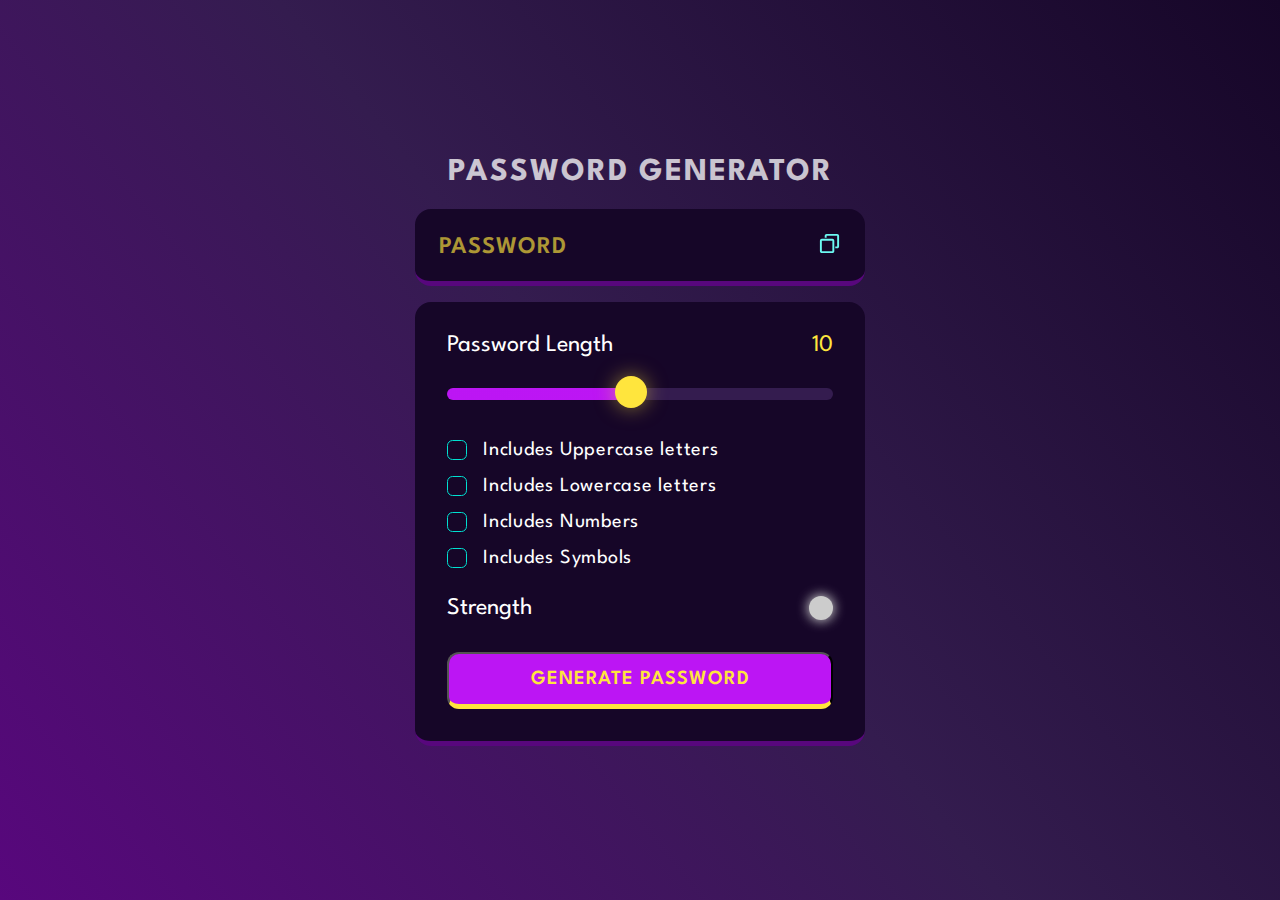
<file: Password Generator/index.html>
<!DOCTYPE html>
<html lang="en">
<head>
    <meta charset="UTF-8">
    <meta http-equiv="X-UA-Compatible" content="IE=edge">
    <meta name="viewport" content="width=device-width, initial-scale=1.0">
    <title>Document</title>
    <link rel="preconnect" href="https://fonts.googleapis.com" />
    <link rel="preconnect" href="https://fonts.gstatic.com" crossorigin />
    <link
      href="https://fonts.googleapis.com/css2?family=League+Spartan:wght@100;200;300;400;600&display=swap"
      rel="stylesheet"
    />
    <link rel="stylesheet" href="styles.css">
</head>
<body>
    
    <div class="container">

        <h1>Password Generator</h1>

        <div class="display-container">

            <input readonly placeholder="Password" class="display" data-passwordDisplay>

            <button class="copyBtn" data-copy>
                <span class="tooltip" data-copyMsg></span>
                <img src="./assets/copy.svg" alt="copy" width="23" height="23">
            </button>

        </div>


        <div class="input-container">

            <!--password length section-->
            <div class="length-container">
                <p>Password Length</p>
                <p data-lengthNumber>0</p>
            </div>
            
            <!--slider-->
            <input type="range" min="1" max="20" class="slider" step="1" data-lengthSlider>

            <!-- checkboxes-->
            <div class="check">
                <input type="checkbox" id="uppercase">
                <label for="uppercase">Includes Uppercase letters</label>
            </div>

            <div class="check">
                <input type="checkbox" id="lowercase">
                <label for="lowercase">Includes Lowercase letters</label>
            </div>

            <div class="check">
                <input type="checkbox" id="numbers">
                <label for="numbers">Includes Numbers </label>
            </div>

            <div class="check">
                <input type="checkbox" id="symbols">
                <label for="symbols">Includes Symbols </label>
            </div>

            <!-- strength section-->
            <div class="strength-container">
                <p>Strength</p>
                <div class="indicator" data-indicator></div>
            </div>

            <!-- generate password-->
            <button class="generateButton">Generate Password</button>

        </div>

    </div>
    <script src="script.js"></script>
</body>
</html>
</file>
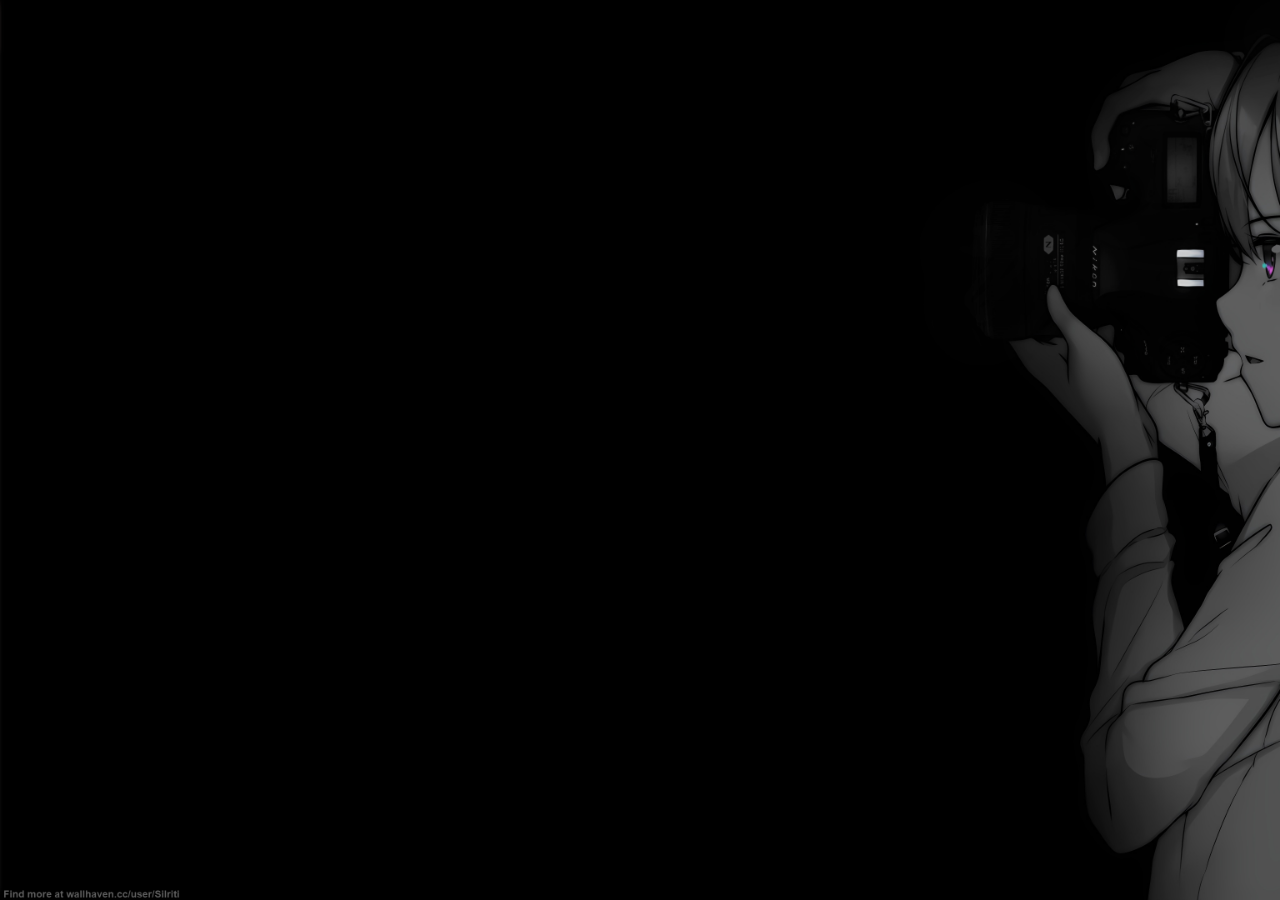
<file: sidebar/index.html>
<!DOCTYPE html>
<html lang="en">

<head>
  <meta charset="UTF-8">
  <meta name="viewport" content="width=
  , initial-scale=1.0">
  <title>Document</title>
  <link rel="stylesheet" href="https://cdnjs.cloudflare.com/ajax/libs/font-awesome/6.4.2/css/all.min.css"
    integrity="sha512-z3gLpd7yknf1YoNbCzqRKc4qyor8gaKU1qmn+CShxbuBusANI9QpRohGBreCFkKxLhei6S9CQXFEbbKuqLg0DA=="
    crossorigin="anonymous" referrerpolicy="no-referrer" />
  <link rel="stylesheet" href="stylex.css">
</head>

<body>
  <main class="mainbox">
    <input type="checkbox" id="checkbox" name="checkbox">

    <div class="dif">
      <label for="checkbox" id="bone"><i class="fa-solid fa-bars" style="color: aliceblue;"></i> </label>
    </div>

    <aside class="sidebar">

      <div class="head">
        <a href="#" class="mid">Apna College</a>
      </div>

      <label for="checkbox" style=" position: absolute; top: 2px; left: 175px;"><i class="fa-solid fa-xmark" style="color: aliceblue;"></i></label>

      <br>

      <ul>

        <li class="midcon">
          <i class="fa-solid fa-image" style="color: aliceblue;"></i>&nbsp;
          <a href="#">Gallery</a>
        </li>
        <li class="midcon">
          <i class="fa-solid fa-arrow-up-from-bracket" style="color: aliceblue;"></i>&nbsp;
          <a href="#">Shortcut</a>
        </li>
        <li class="midcon">
          <i class="fa-brands fa-squarespace" style="color: aliceblue;"></i>&nbsp;
          <a href="#">Exhibits</a>
        </li>
        <li class="midcon">
          <i class="fa-solid fa-calendar-days" style="color: aliceblue;"></i>&nbsp;
          <a href="#">Events</a>
        </li>
        <li class="midcon">
          <i class="fa-solid fa-shop" style="color: aliceblue;"></i>&nbsp;
          <a href="#">Store</a>
        </li>
        <li class="midcon">
          <i class="fa-solid fa-phone" style="color: aliceblue;"></i>&nbsp;
          <a href="#">Contact</a>
        </li>
        <li class="midcon">
          <i class="fa-solid fa-comments" style="color: aliceblue;"></i>&nbsp;
          <a href="#">Feedback</a>
        </li>
      </ul>

      <footer id="foot">
        <i class="fa-brands fa-facebook"></i>
        <i class="fa-brands fa-twitter"></i>
        <i class="fa-brands fa-instagram"></i>
        <i class="fa-solid fa-envelope"></i>
      </footer>
    </aside>
  </main>
</body>

</html>
</file>
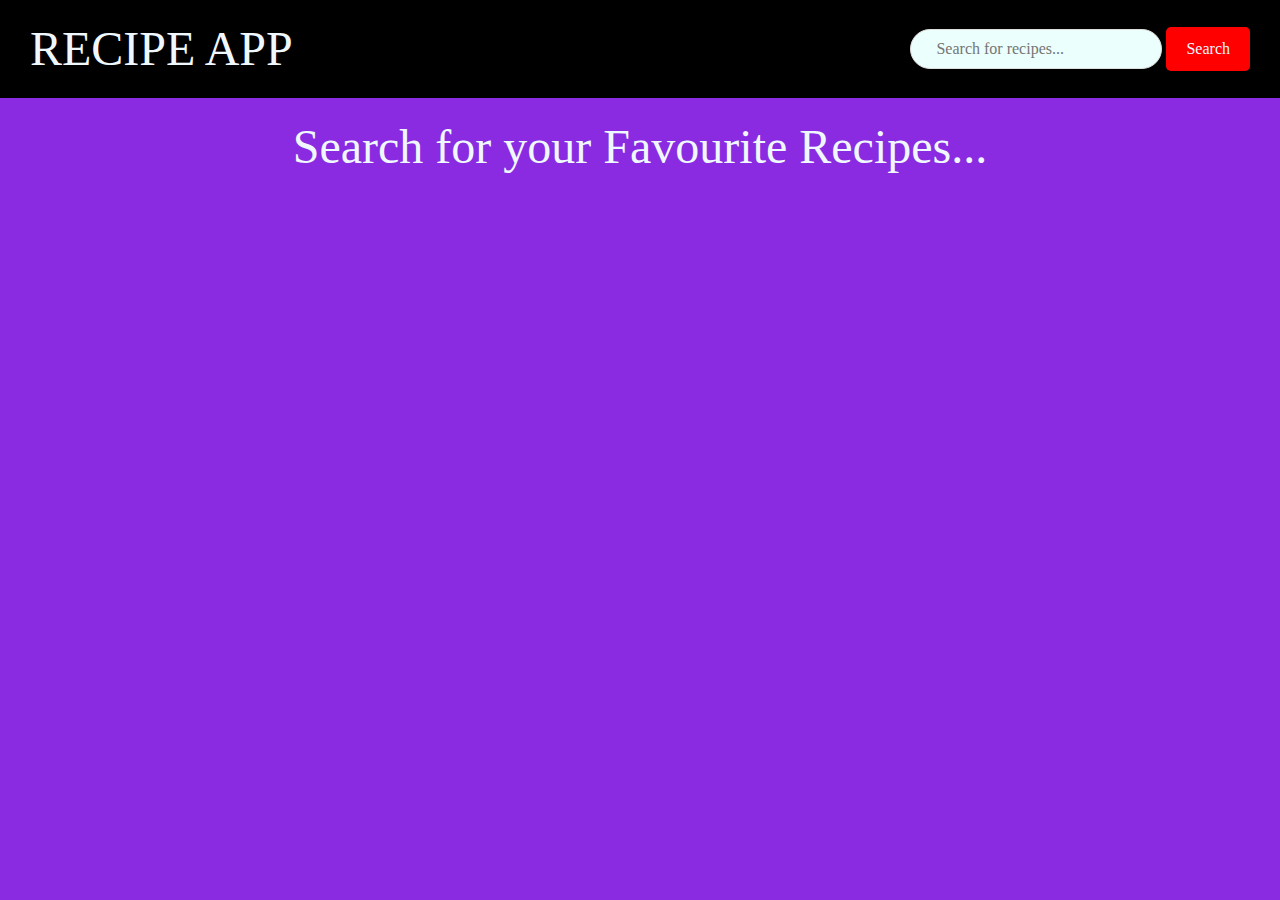
<file: recipApp/recip.html>
<!DOCTYPE html>
<html lang="en">
  <head>
    <meta charset="UTF-8" />
    <meta http-equiv="X-UA-Compatible" content="IE=edge" />
    <meta name="viewport" content="width=device-width, initial-scale=1.0" />
    <title>Recipe App</title>
    <link href="https://cdn.jsdelivr.net/npm/bootstrap@5.3.3/dist/css/bootstrap.min.css" rel="stylesheet" integrity="sha384-QWTKZyjpPEjISv5WaRU9OFeRpok6YctnYmDr5pNlyT2bRjXh0JMhjY6hW+ALEwIH" crossorigin="anonymous">
    <link rel="stylesheet" href="recip.css" />
  </head>
  <body>
    <header id="topbr">
      <h1>RECIPE APP</h1>
      <div class="search">
        <form>
          <input
            type="text"
            placeholder="Search for recipes..."
            class="searchbox"
          />
          <button type="submit" class="searchBtn" >Search</button>
        </form>
      </div>
    </header>

    <div class="recipe-container">
      <h1>Search for your Favourite Recipes...</h1>
    </div>


    <script src="recip.js"></script>
  </body>
</html>
</file>
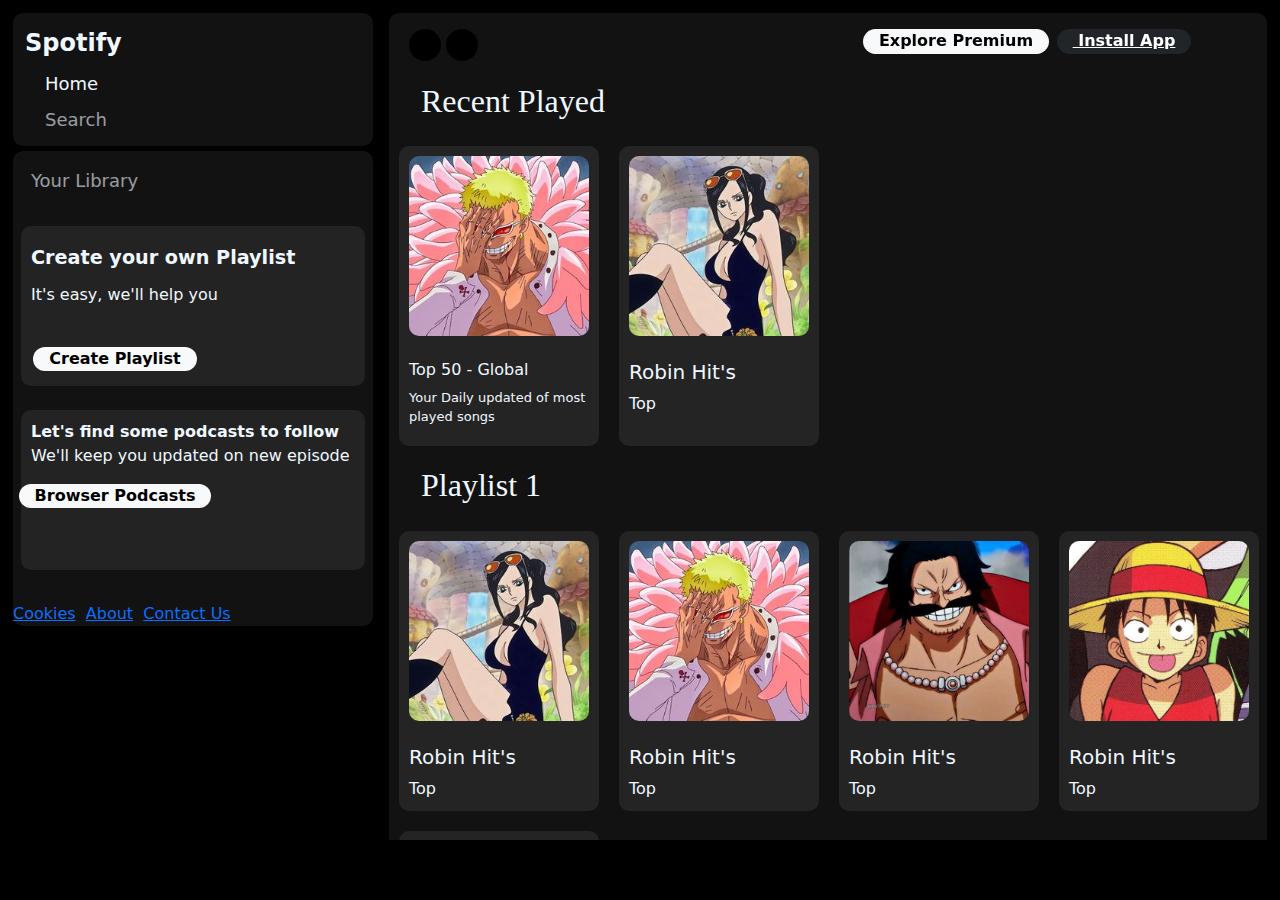
<file: Spotify/s.html>
<!DOCTYPE html>
<html lang="en">

<head>
    <meta charset="UTF-8">
    <meta name="viewport" content="width=device-width, initial-scale=1.0">
    <title>Spotify Music </title>
    <link rel="stylesheet" href="https://cdnjs.cloudflare.com/ajax/libs/font-awesome/6.4.2/css/all.min.css"
        integrity="sha512-z3gLpd7yknf1YoNbCzqRKc4qyor8gaKU1qmn+CShxbuBusANI9QpRohGBreCFkKxLhei6S9CQXFEbbKuqLg0DA=="
        crossorigin="anonymous" referrerpolicy="no-referrer" />
    <link href="https://cdn.jsdelivr.net/npm/bootstrap@5.3.2/dist/css/bootstrap.min.css" rel="stylesheet" />
    <link rel="stylesheet" href="s.css">
</head>

<body>
    <div class="mainq">
        <div class="sidebar">
            <div class="navq">
                <p class="spotify">Spotify</p>
                <div class="navop">
                    <a href="#">
                        <i class="fa-solid fa-house"></i>
                        <div class="name">Home</div>
                    </a>
                </div>

                <div class="navop">
                    <a href="#" class="q">
                        <i class="fa-solid fa-magnifying-glass"></i>
                        <div class="name s">Search</div>
                    </a>
                </div>


            </div>
            <div class="div1">
                <div class="opq">
                    <div class=" op q">
                        <i class="fa-solid fa-music"></i>
                        <p class="srch">Your Library</p>
                    </div>
                    <i class="fa-solid fa-plus"></i>
                </div>
                <br>
                <main class="min">
                    <div class="div2">
                        <div style="padding: 8px 0 10px 0;"><big style="font-size: larger; font-weight: 700;">Create
                                your own Playlist </big></div>
                        <p>It's easy, we'll help you</p><br>
                        <div class="qw"><button type="button" class="btn  btn-light badge">Create Playlist</button>
                        </div>

                    </div>
                    <br>
                    <div class="div2">
                        <b>Let's find some podcasts to follow</b>
                        <p>We'll keep you updated on new episode</p>
                        <div class="qw"><button type="button" class=" badge btn-light btn">Browser Podcasts</button>
                        </div>
                    </div>
                </main>
                <br>
                <a href="#" class="links">Cookies</a>&nbsp;
                <a href="#" class="links">About</a>&nbsp;
                <a href="#" class="links">Contact Us</a>
                <br>
            </div>
        </div>


        <div class="maincontent">
            <div class="top">
                <div class="arrow">
                    <i class="fa-solid fa-chevron-left"></i>&nbsp;
                    <i class="fa-solid fa-chevron-right"></i>
                </div>
                <div class="noption">
                    <div class="sell">
                        <div><a class="badge rounded-pill btn btn-light">Explore Premium</a></div>
                        <div><a class="badge text-bg-dark"> <i class="fa-solid fa-download"></i> &nbsp;Install App
                            </a></div>
                    </div>
                    <div class="sellicon">
                        <i class="fa-regular fa-bell con "></i>
                        <i class=" fa-solid fa-user con "></i>
                    </div>
                </div>
            </div>
            <div class="recent">
                <div class="headline">
                    <h2>Recent Played</h2>
                </div>                    
                <div class="grid1">
                    <div class="musicard">
                        <div class="card">
                            <img src="doffy.jpg" alt="#">
                            <div>&nbsp;
                                <h6 class="card-title">Top 50 - Global</h5>
                                    <p class="card-info">Your Daily updated of most played songs</p>
                            </div>
                        </div>
                    </div>
                    <div class="musicard">
                        <div class="card">
                            <img src="robin.jpg" alt="">
                            <div class=""> &nbsp;
                                <h5 class="card-title">Robin Hit's</h5>
                                <p class="card-text">Top </p>
                                <!-- <a href="#" class="btn btn-primary">Go somewhere</a> -->
                            </div>
                        </div>
                    </div>
                </div>
            </div>
            <div>
                <div class="headline">
                    <h2>Playlist 1</h2>
                </div>
                <div class="grid1">
                    <div class="musicard">
                        <div class="card">
                            <img src="robin.jpg" alt="">
                            <div class=""> &nbsp;
                                <h5 class="card-title">Robin Hit's</h5>
                                <p class="card-text">Top </p>
                                <!-- <a href="#" class="btn btn-primary">Go somewhere</a> -->
                            </div>
                        </div>
                    </div>
                    <div class="musicard">
                        <div class="card">
                            <img src="doffy.jpg" alt="">
                            <div class=""> &nbsp;
                                <h5 class="card-title">Robin Hit's</h5>
                                <p class="card-text">Top </p>
                                <!-- <a href="#" class="btn btn-primary">Go somewhere</a> -->
                            </div>
                        </div>
                    </div>
                    <div class="musicard">
                        <div class="card">
                            <img src="roger.jpg" alt="">
                            <div class=""> &nbsp;
                                <h5 class="card-title">Robin Hit's</h5>
                                <p class="card-text">Top </p>
                                <!-- <a href="#" class="btn btn-primary">Go somewhere</a> -->
                            </div>
                        </div>
                    </div>
                    <div class="musicard">
                        <div class="card">
                            <img src="luffy.jpg" alt="">
                            <div class=""> &nbsp;
                                <h5 class="card-title">Robin Hit's</h5>
                                <p class="card-text">Top </p>
                                <!-- <a href="#" class="btn btn-primary">Go somewhere</a> -->
                            </div>
                        </div>
                    </div>
                    <div class="musicard">
                        <div class="card">
                            <img src="nami.jpg" alt="">
                            <div class=""> &nbsp;
                                <h5 class="card-title">Robin Hit's</h5>
                                <p class="card-text">Top </p>
                                <!-- <a href="#" class="btn btn-primary">Go somewhere</a> -->
                            </div>
                        </div>
                    </div>
                </div>
            </div>
        </div>


        <div class="musicplayer">
            <div class="left">

            </div>
            <div class="middle">

            </div>
            <div class="right">

            </div>
        </div>
        
    </div>
</body>

</html>
</file>
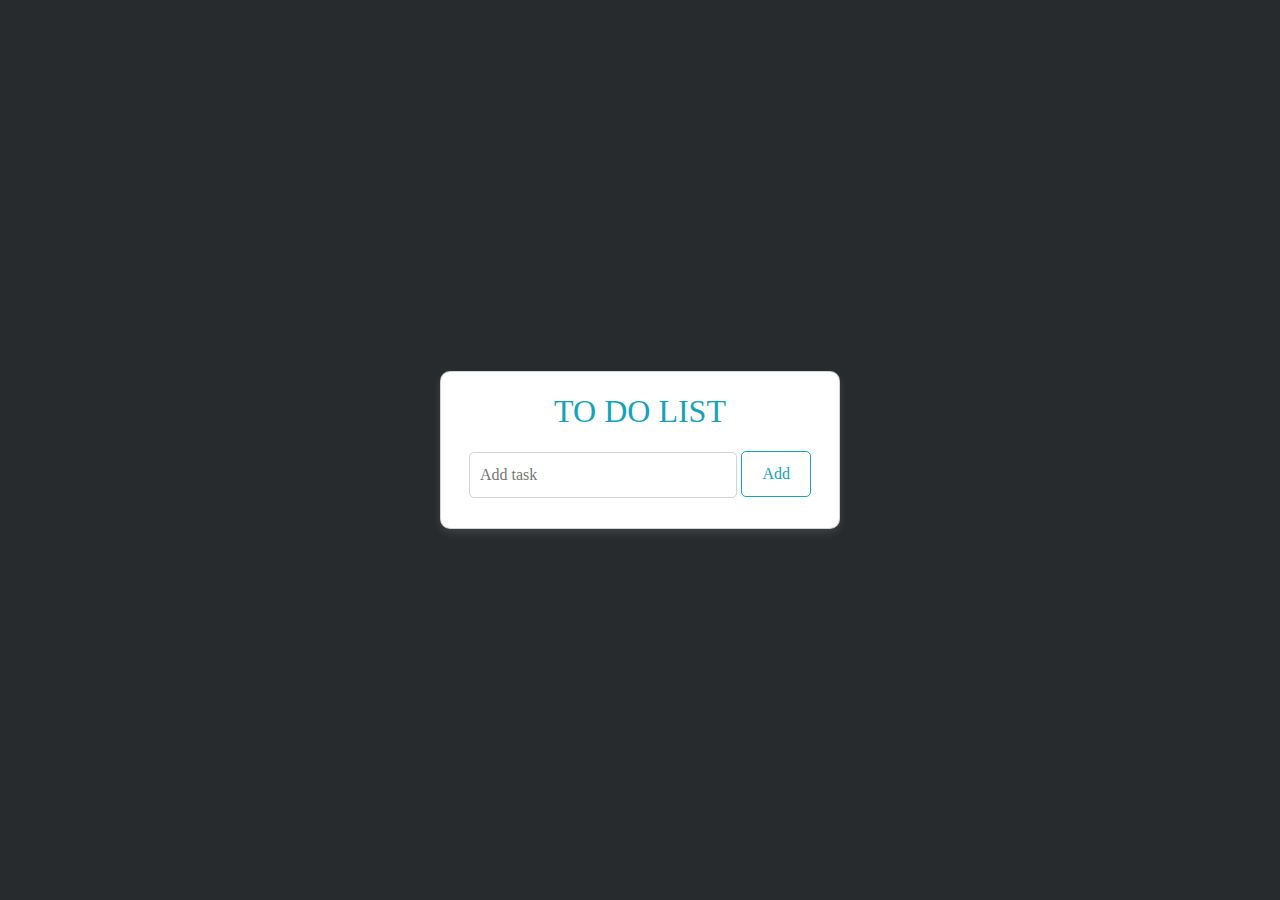
<file: todolist/todo.html>
<!DOCTYPE html>
<html lang="en">
<head>
    <meta charset="UTF-8">
    <meta http-equiv="X-UA-Compatible" content="IE=edge">
    <meta name="viewport" content="width=device-width, initial-scale=1.0">
    <title>TO DO LIST</title>
    <link href="https://cdn.jsdelivr.net/npm/bootstrap@5.3.3/dist/css/bootstrap.min.css" rel="stylesheet" integrity="sha384-QWTKZyjpPEjISv5WaRU9OFeRpok6YctnYmDr5pNlyT2bRjXh0JMhjY6hW+ALEwIH" crossorigin="anonymous">
    <link rel="stylesheet" href="todo.css">
</head>
<body>
    <div class="card">
        <h2>TO DO LIST</h2>
        <form>
            <input
              type="text"
              placeholder="Add task"
              class="searchbox"
            />
            <button type="button" class="btn btn-outline-info addbtn">Add</button>
          </form>
              <div class="task-list">

              </div>
    </div>
<script src="todo.js"></script>
</body>
</html>
</file>
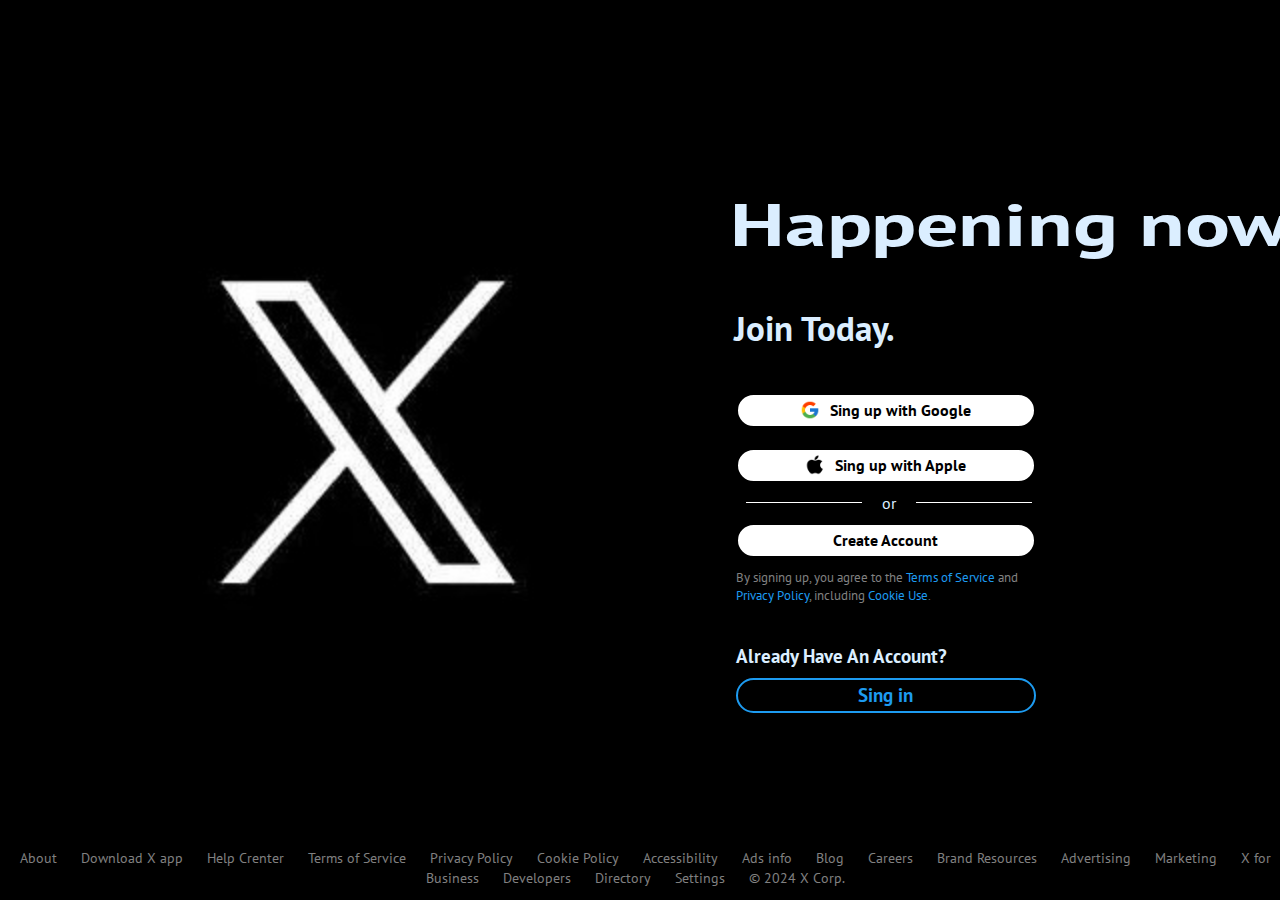
<file: x/x.html>
<!DOCTYPE html>
<html lang="en">

<head>
    <meta charset="UTF-8" />
    <meta http-equiv="X-UA-Compatible" content="IE=edge" />
    <meta name="viewport" content="width=device-width, initial-scale=1.0" />
    <link rel="shortcut icon" href="x.jpg" type="image/x-icon">
    <title>X Clone</title>
    <link rel="stylesheet" href="https://cdnjs.cloudflare.com/ajax/libs/font-awesome/6.5.2/css/all.min.css"
        integrity="sha512-SnH5WK+bZxgPHs44uWIX+LLJAJ9/2PkPKZ5QiAj6Ta86w+fsb2TkcmfRyVX3pBnMFcV7oQPJkl9QevSCWr3W6A=="
        crossorigin="anonymous" referrerpolicy="no-referrer" />

    <link rel="stylesheet" href="x.css" />

</head>

<body>
    <div class="wapper">
        <div class="hero-div1 hero-div">
            <img class='x' src="x.jpg" alt="" />
        </div>
        <div class="hero-div2 ">
            <div class="hero-main">
                <h1 class="headline">Happening now</h1>

                <div class="hero-join">
                    <h2 class="headline-below">Join Today.</h2>
                    <div class="hero-link">

                        <a href="" class="link">
                            <img src="google.png" alt="">
                            <h4>Sing up with Google</h4>
                        </a>
                        <a href="" class="link">
                            <img src="apple.png" alt="">
                            <h4>Sing up with Apple</h4>

                        </a>

                        <div class="separator">
                            <hr />
                            <p>or</p>
                            <hr />
                        </div>
                        <a href="" class="link">
                            <h4>Create Account</h4>
                        </a>
                        <p class='mimi-trems' ;">By signing up, you agree to the <span>Terms of Service</span> and
                            <span>Privacy Policy</span>, including <span>Cookie Use</span>.</p>

                        <div class="signup">
                            <h3>Already Have An Account?</h1>
                                <a href="">
                                    <h3>Sing in</h3>
                                </a>
                        </div>

                    </div>

                </div>
            </div>
        </div>
    </div>

    <footer class="foot">
        <a href="">About</a>
        <a href="">Download X app</a>
        <a href="">Help Crenter</a>
        <a href="">Terms of Service</a>
        <a href="">Privacy Policy</a>
        <a href="">Cookie Policy</a>
        <a href="">Accessibility</a>
        <a href="">Ads info </a>
        <a href="">Blog</a>
        <a href="">Careers</a>
        <a href="">Brand Resources</a>
        <a href="">Advertising</a>
        <a href="">Marketing</a>
        <a href=""> X for Business</a>
        <a href=""> Developers</a>
        <a href="">Directory</a>
        <a href="">Settings</a>
        <a href="">© 2024 X Corp.</a>
    </footer>


    <div class="sign-box">
        <div id="wait">

            <div class="cross">
                <i class="fa-solid fa-xmark "></i>
            </div>

            <div class="x2">
                <img src="x.jpg" alt="">
            </div>
            <div class="input-D">
                <div class="hero-join hero-join2" id="wait">
                    <h2 class="headline-below">Sing in to X</h2>
                    <a href="" class="link">
                        <img src="google.png" alt="">
                        <h4>Sign up with Google</h4>
                    </a>
                    <a href="" class="link">
                        <img src="apple.png" alt="">
                        <h4>Sign up with Apple</h4>
                    </a>
                    <div class="separator">
                        <hr />
                        <p>or</p>
                        <hr />
                    </div>
                    <div class="click-con">
                        <div class="input-container">
                            <input type="text" id="username" placeholder=" " required>
                            <label for="username">Enter Username..</label>
                        </div>
                    </div>
                    <a href="" class="link">
                        <h4>Next</h4>
                    </a>
                    <a href="" class="link">
                        <h4>Forget pasword?</h4>
                    </a>

                </div>


            </div>

        </div>
        <footer>

        </footer>
    </div>
    <div class="overlay" onclick="closeModal()"></div>
    <div class="overlay overlay2">
        <h1>nhi bana</h1>
        <button>back</button>
    </div>

    <script src="x.js">


    </script>
</body>

</html>
</file>
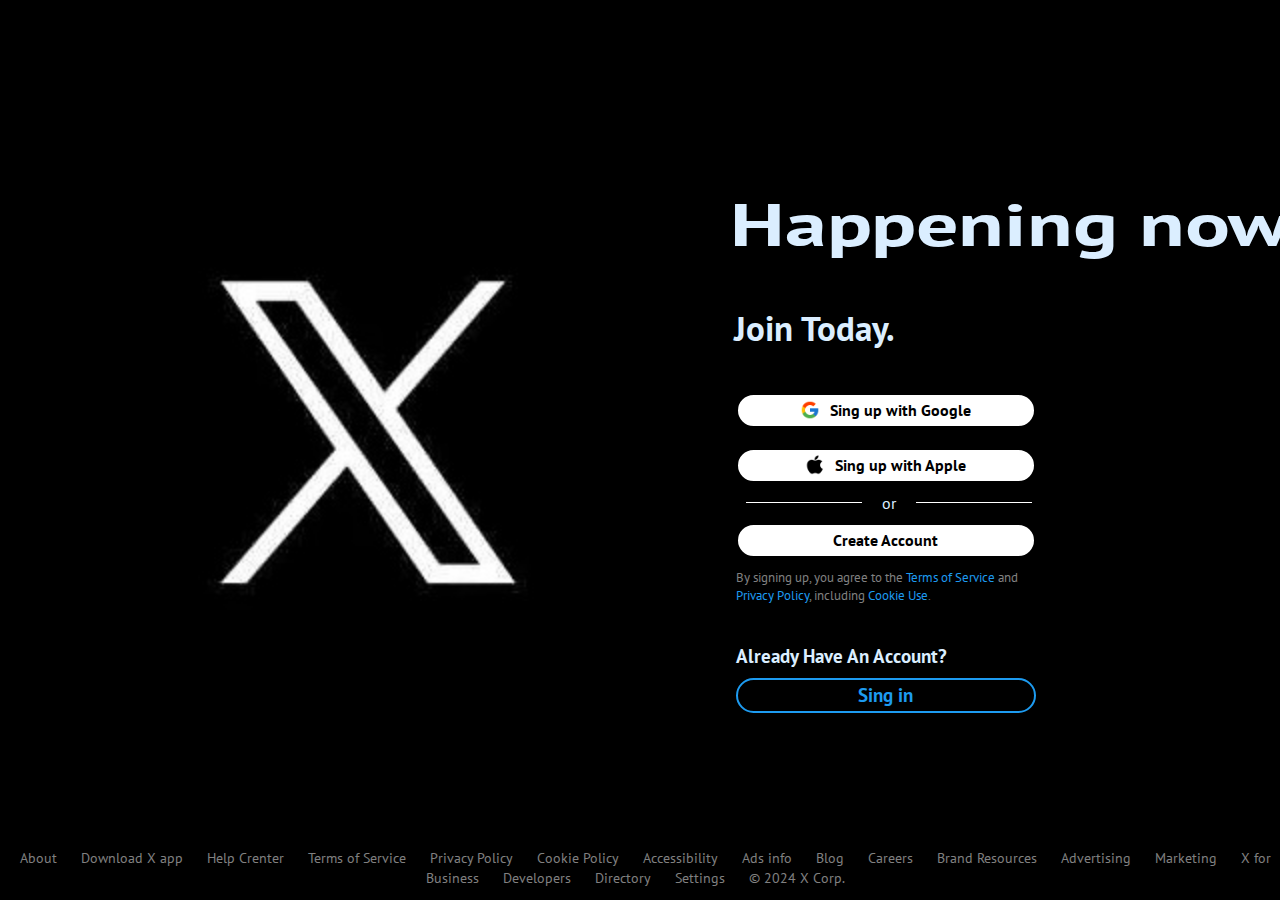
<file: x/xfd.html>
<!DOCTYPE html>
<html lang="en">

<head>
    <meta charset="UTF-8" />
    <meta http-equiv="X-UA-Compatible" content="IE=edge" />
    <meta name="viewport" content="width=device-width, initial-scale=1.0" />
    <title>Document</title>
    <link rel="stylesheet"
        href="https://cdnjs.cloudflare.com/ajax/libs/font-awesome/6.5.2/css/all.min.css"
        integrity="sha512-SnH5WK+bZxgPHs44uWIX+LLJAJ9/2PkPKZ5QiAj6Ta86w+fsb2TkcmfRyVX3pBnMFcV7oQPJkl9QevSCWr3W6A=="
        crossorigin="anonymous" referrerpolicy="no-referrer" />
    <style>
        @import url("https://fonts.googleapis.com/css2?family=PT+Sans:ital,wght@0,400;0,700;1,400;1,700&family=Playwrite+ES:wght@100..400&display=swap");

        * {
            margin: 0;
            padding: 0;
            box-sizing: border-box;
            font-family: "PT Sans";
            font-style: normal;
            color: rgb(219, 238, 255);
        }

        body {
            background-color: rgb(0, 0, 0);
        }

        .x {
            height: 400px;
        }

        .wapper {
            display: flex;
            height: 93vh;
            align-items: center;
            justify-content: center;
            overflow: hidden;
        }

        .hero-div1 {
            height: 100vh;
            border: 2px solid black;
            display: flex;
            align-items: center;
            justify-content: center;
            width: 60%;
        }

        .hero-div2 {
            width: 45%;
        }

        .hero-link {
            width: 340px;
        }

        .separator {
            display: flex;
            align-items: center;
        }

        .separator hr {
            flex-grow: 1;
            border: none;
            border-top: 1px solid rgb(255, 255, 255);
            margin: 0 10px;
        }

        .separator p {
            margin: 0;
            padding: 0 10px;
        }

        .hero-main h1 {
            transform: scaleX(1.4);
            font-size: 60px;
            font-weight: 900;
            padding-left: 70px;
            padding-top: 150px;
            padding-bottom: 40px;
            width: 500px;
        }

        .hero-join {
            border: 2px solid black;
            width: 400px;
            height: 500px;
        }

        .hero-join h2 {
            font-size: 35px;
            margin-bottom: 30px;
        }

        .hero-join a {
            color: rgb(0, 0, 0);
            display: flex;
            justify-content: center;
            align-items: center;
            text-decoration: none;
            background-color: #fff;
            width: 300px;
            border: 2px solid black;
            border-radius: 50px;
            margin: 10px 0;
            padding: 12px;
            height: 35px;
        }

        a h4 {
            text-decoration: none;
            color: black;
        }

        .hero-join a img {
            height: 20px;
            margin-right: 10px;
        }

        .hero-link {
            border: 2px solid black;
            display: flex;
            display: flex;
            flex-basis: auto;
            flex-direction: column;
            flex-shrink: 0;
            width: 310px;
        }

        .mimi-trems {
            font-size: smaller;
            color: grey;
        }

        span {
            color: rgb(29, 155, 240);
        }

        .foot {
            text-align: center;
            margin: 10px 0;
        }

        .foot a {
            margin: 0 10px;
            text-decoration: none;
            color: gray;
            font-size: 14px;
        }

        .signup {
            margin-top: 40px;
        }

        a h3 {
            color: rgb(29, 155, 240);
        }

        .signup a {
            background-color: rgba(255, 0, 0, 0);
            border: 2px solid rgb(29, 155, 240);
            transition: background-color 0.5s ease;
        }

        .signup a:hover {
            background-color: rgba(24, 130, 200, 0.3);
        }

        .sign-box {
            position: fixed;
            top: 50%;
            left: 50%;
            translate: -50% -50%;
            width: 550px;
            height: 650px;
            scale: 0;
            background: #000000;
            color: white;
            z-index: 1;
            padding: 20px 25px;
            border-radius: 20px;
            padding: 20px;
        }

        .sign-box,
        .hero-join2 {
            display: flex;
            flex-direction: column;
            justify-content: center;
            align-items: center;
        }

        .sign-box img {
            height: 40px;
        }

        div.x2 {
            width: 100%;
            display: grid;
            place-items: center;
        }

        .click-con {
            border: 2px solid grey;
            display: flex;
            justify-content: center;
            align-items: center;
            margin: 20px 0;
        }

        .input-container {
            position: relative;
            margin-top: 20px;
        }

        .input-container input {
            width: 300px;
            background-color: rgba(0, 0, 0, 0);
            border-radius: 5px;
            border: 0px solid grey;
            padding: 10px;
            font-size: 16px;
        }

        .input-container input:focus {
            outline: none;
            border: none;
            background-color: rgba(245, 222, 179, 0);
        }

        .input-container label {
            position: absolute;
            left: 10px;
            font-size: 20px;
            color: gray;
            transition: all 0.3s;
            pointer-events: none;
        }

        .input-container input:focus + label,
        .input-container input:not(:placeholder-shown) + label {
            top: -10px;
            left: 10px;
            font-size: 13px;
            color: rgb(29, 155, 240);
        }

        .overlay {
            position: fixed;
            background-color: rgba(219, 238, 255, 0.2);
            top: 0;
            scale: 0;
            bottom: 0;
            left: 0;
            right: 0;
            pointer-events: none;
        }

        .cross {
            text-align: center;
            height: 32px;
            width: 32px;
            font-size: 25px;
            position: absolute;
            left: 30px;
            top: 30px;
            border-radius: 50%;
            transition: 0.3s ease-in-out;
        }

        .cross:hover {
            background-color: rgba(219, 238, 255, 0.1);
        }

        .active {
            scale: 1;
        }

        @media screen and (max-width: 1000px) {
            .wapper {
                display: grid;
                place-items: center;
                row-gap: 0;
                height: 93vh;
                overflow-y: scroll;
            }

            .x {
                height: 50px;
            }

            .hero-div1 {
                padding: 20px 0px 0px 30px;
                height: 80px;
                border: 2px solid black;
                display: block;
                align-items: center;
                justify-content: center;
            }

            .hero-main h1 {
                border: 2px solid black;
                transform: scaleX(1);
                font-size: 60px;
                font-weight: 900;
                padding-top: 10px;
                padding-left: 0;
                padding-bottom: 40px;
            }
        }

        @media screen and (max-width: 500px) {
            .wapper {
                display: grid;
                place-items: none;
                padding: 30px;
                height: 93vh;
                overflow-y: scroll;
            }

            .hero-main h1 {
                border: 2px solid black;
                transform: scaleX(1);
                font-size: 40px;
                font-weight: 900;
                padding-top: 0px;
                padding-left: 0;
                padding-bottom: 0px;
            }
        }
    </style>
</head>

<body>
    <div class="wapper">
        <div class="hero-div1 hero-div">
            <img class='x' src="x.jpg" alt="" />
        </div>
        <div class="hero-div2 ">
            <div class="hero-main">
                <h1 class="headline">Happening now</h1>
                <div class="hero-join">
                    <h2 class="headline-below">Join Today.</h2>
                    <div class="hero-link">
                        <a href="" class="link">
                            <img src="google.png" alt="">
                            <h4>Sing up with Google</h4>
                        </a>
                        <a href="" class="link">
                            <img src="apple.png" alt="">
                            <h4>Sing up with Apple</h4>
                        </a>
                        <div class="separator">
                            <hr />
                            <p>or</p>
                            <hr />
                        </div>
                        <a href="" class="link">
                            <h4>Create Account</h4>
                        </a>
                        <p class='mimi-trems'>By signing up, you agree to the <span>Terms of Service</span> and <span>Privacy Policy</span>, including <span>Cookie Use</span>.</p>
                        <div class="signup">
                            <h3>Already Have An Account?</h3>
                            <a href="">
                                <h3>Sing in</h3>
                            </a>
                        </div>
                    </div>
                </div>
            </div>
        </div>
    </div>

    <footer class="foot">
        <a href="">About</a>
        <a href="">Download X app</a>
        <a href="">Help Crenter</a>
        <a href="">Terms of Service</a>
        <a href="">Privacy Policy</a>
        <a href="">Cookie Policy</a>
        <a href="">Accessibility</a>
        <a href="">Ads info </a>
        <a href="">Blog</a>
        <a href="">Careers</a>
        <a href="">Brand Resources</a>
        <a href="">Advertising</a>
        <a href="">Marketing</a>
        <a href=""> X for Business</a>
        <a href=""> Developers</a>
        <a href="">Directory</a>
        <a href="">Settings</a>
        <a href="">© 2024 X Corp.</a>
    </footer>

    <div class="sign-box">
        <div id="wait">
            <div class="cross">
                <i class="fa-solid fa-xmark "></i>
            </div>
            <div class="x2">
                <img src="x.jpg" alt="">
            </div>
            <div class="input-D">
                <div class="hero-join hero-join2" id="wait">
                    <h2 class="headline-below">Sing in to X</h2>
                    <a href="" class="link">
                        <img src="google.png" alt="">
                        <h4>Sign up with Google</h4>
                    </a>
                    <a href="" class="link">
                        <img src="apple.png" alt="">
                        <h4>Sign up with Apple</h4>
                    </a>
                    <div class="separator">
                        <hr />
                        <p>or</p>
                        <hr />
                    </div>
                    <div class="click-con">
                        <div class="input-container">
                            <input type="text" id="username" placeholder=" " required>
                            <label for="username">Enter Username..</label>
                        </div>
                    </div>
                    <a href="" class="link">
                        <h4>Next</h4>
                    </a>
                    <a href="" class="link">
                        <h4>Forget pasword?</h4>
                    </a>
                </div>
            </div>
        </div>
    </div>
    <div class="overlay" onclick="closeModal()"></div>
    <div class="overlay overlay2">
        <h1>nhi bana</h1>
        <button>back</button>
    </div>

    <script>
        let links = document.querySelectorAll('.link');

        links.forEach(element => {
            let originalText = element.innerHTML;

            element.addEventListener('mouseover', function (event) {
                event.preventDefault();
                element.innerHTML = 'Click on Sign in';
            });

            element.addEventListener('mouseout', function (event) {
                event.preventDefault();
                element.innerHTML = originalText;
            });
        });

        const signup = document.querySelector('.signup');
        const signbox = document.querySelector('.sign-box');
        const overlay = document.querySelector('.overlay');
        const cross = document.querySelector('.cross');

        function Displaycard(e) {
            e.preventDefault();
            overlay.classList.toggle('active');
            signbox.classList.toggle('active');
        }

        signup.addEventListener('click', Displaycard);
        overlay.addEventListener('click', Displaycard);
        cross.addEventListener('click', Displaycard);

        window.addEventListener('DOMContentLoaded', (event) => {
            let inputs = document.querySelectorAll('.input-container input');
            inputs.forEach(input => {
                if (input.value !== "") {
                    input.classList.add('not-empty');
                }
            });
        });
    </script>
</body>

</html>
</file>
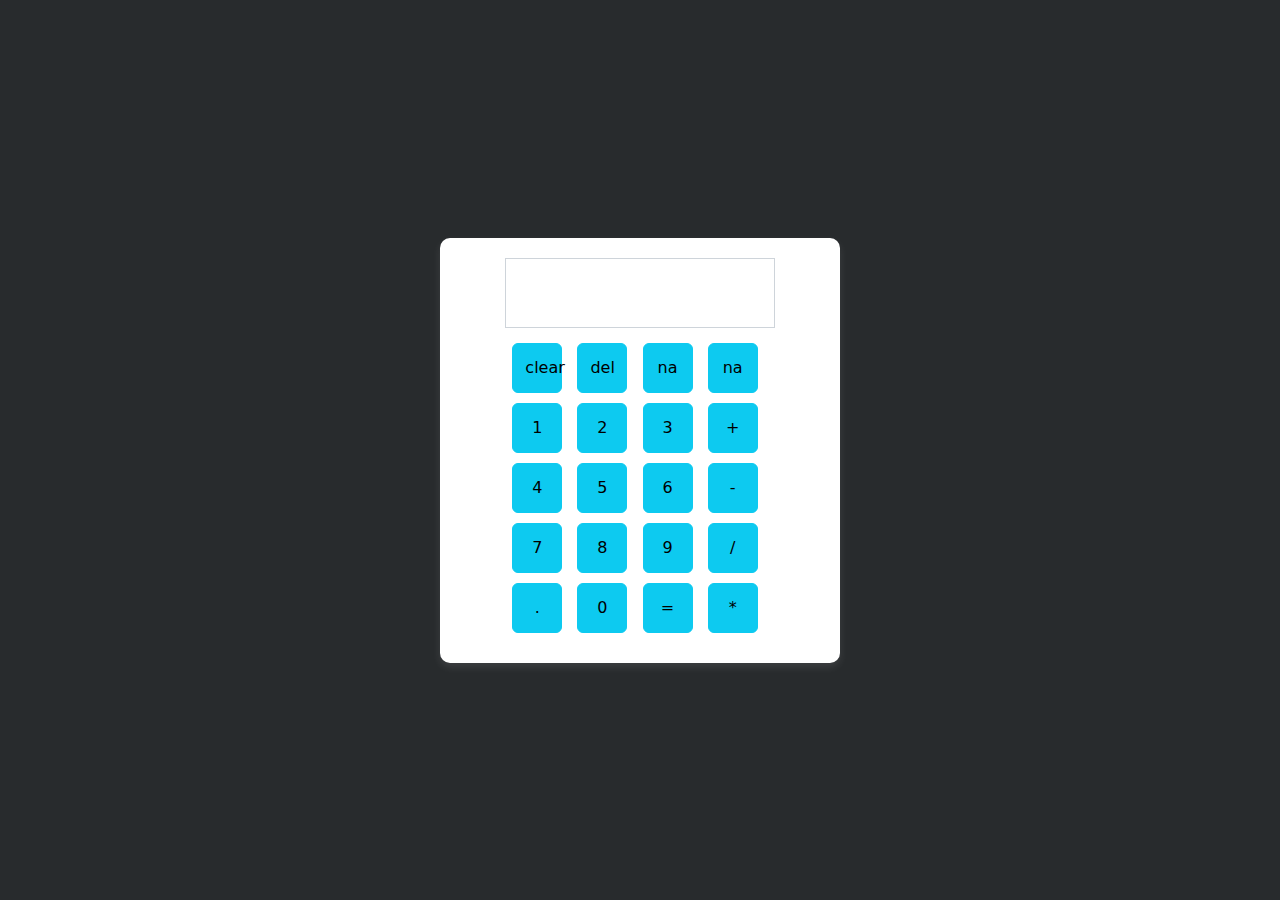
<file: todolist/simplecalcy/calcy.html>
<!DOCTYPE html>
<html lang="en">
  <head>
    <meta charset="UTF-8" />
    <meta http-equiv="X-UA-Compatible" content="IE=edge" />
    <meta name="viewport" content="width=device-width, initial-scale=1.0" />
    <title>Simple Calculator</title>
    <link href="https://cdn.jsdelivr.net/npm/bootstrap@5.3.3/dist/css/bootstrap.min.css" rel="stylesheet" integrity="sha384-QWTKZyjpPEjISv5WaRU9OFeRpok6YctnYmDr5pNlyT2bRjXh0JMhjY6hW+ALEwIH" crossorigin="anonymous">
    <link rel="stylesheet" href="calcy.css">
  </head>
  <body>
    <div class="calcard">
      <form>
        <input class="cal-input" id="display" />
        <div class="btn-group divBtn" role="group" aria-label="Third group">
          <div>
            <button type="button" class="btn btn-info" onclick="clearDisplay()">clear</button>
            <button type="button" class="btn btn-info" onclick="deleteLast()">del</button>
            <button type="button" class="btn btn-info">na</button>
            <button type="button" class="btn btn-info">na</button>
          </div>
          <div>
            <button type="button" class="btn btn-info" onclick="inputnum(1)">1</button>
            <button type="button" class="btn btn-info" onclick="inputnum(2)">2</button>
            <button type="button" class="btn btn-info" onclick="inputnum(3)">3</button>
            <button type="button" class="btn btn-info" onclick="inputnum('+')">+</button>
          </div>
          <div>
            <button type="button" class="btn btn-info" onclick="inputnum(4)">4</button>
            <button type="button" class="btn btn-info" onclick="inputnum(5)">5</button>
            <button type="button" class="btn btn-info" onclick="inputnum(6)">6</button>
            <button type="button" class="btn btn-info" onclick="inputnum('-')">-</button>
          </div>
          <div>
            <button type="button" class="btn btn-info" onclick="inputnum(7)">7</button>
            <button type="button" class="btn btn-info" onclick="inputnum(8)">8</button>
            <button type="button" class="btn btn-info" onclick="inputnum(9)">9</button>
            <button type="button" class="btn btn-info" onclick="inputnum('/')">/</button>
          </div>
          <div>
            <button type="button" class="btn btn-info" onclick="inputnum('.')">.</button>
            <button type="button" class="btn btn-info" onclick="inputnum(0)">0</button>
            <button type="button" class="btn btn-info" onclick="calculate()">=</button>
            <button type="button" class="btn btn-info" onclick="inputnum('*')">*</button>
          </div>
        </div>
      </form>
    </div>

    <script src="calcy.js"></script>
  </body>
</html>
</file>
<file: Password Generator/styles.css>
*,
*::before,
*::after {
    margin: 0;
    padding: 0;
    box-sizing: border-box;
    font-family: 'League Spartan', sans-serif;
}

:root {

    --dk-violet: hsl(268, 75%, 9%);
    --lt-violet: hsl(268, 47%, 21%);
    --lt-violet2: hsl(281, 89%, 26%);
    --vb-violet: hsl(285, 91%, 52%);
    --vb-violet2: hsl(290, 70%, 36%);
  
    --vb-yellow: hsl(52, 100%, 62%);
  
  
    --pl-white: hsl(0, 0%, 100%);
  
    --vb-cyan: hsl(176, 100%, 44%);
    --vb-cyan2: hsl(177, 92%, 70%);
    --dk-text: hsl(198, 20%, 13%);
}

body {
    width: 100vw;
    height: 100vh;
    display: flex;
    flex-direction: column;
    align-items: center;
    justify-content: center;
    background: linear-gradient(231deg, rgba(22, 6, 40, 1) 0%, rgba(52, 28, 79, 1) 50%, rgba(88, 7, 125, 1) 100%);
}

.container {
    width: 90%;
    max-width: 450px;
}

h1 {
    color: var(--pl-white);
    opacity: 0.75;
    text-transform: uppercase;
    letter-spacing: 2px;
    text-align: center;
    line-height: 1.2;
}

.display-container {
    position: relative;
    background-color: var(--dk-violet);
    border-radius: 1rem;
    border-bottom: 0.35rem solid var(--lt-violet2);
    margin: 1rem 0;
    padding-top: 0.35rem;
}


.display {
    width: 100%;
    background-color: transparent;
    padding: 1.15rem 1rem;
    color: var(--vb-yellow);
    font-weight: 600;
    font-size: 1.5rem;
    line-height: 30px;
    letter-spacing: 1px;
    padding-right: 3.25rem;
    border:none;
  }
  
.display::placeholder {
    position:absolute;
    top: 50%;
    left: 1.5rem;
    font-size: 1.5rem;
    line-height:30px;
    color:var(--vb-yellow);
    opacity: 0.65;
    text-transform: uppercase;
    transform: translateY(-50%);
}

.display-container button {
    position:absolute;
    top:50%;
    right:1.5rem;
    transform: translateY(-50%);
}

.input-container{
    width:100%;
    background-color: var(--dk-violet);
    border-radius: 1rem;
    padding: 2rem;
    border-bottom: 0.35rem solid var(--lt-violet2);
}


.length-container {
    display: flex;
    justify-content: space-between;
    align-items: center;
}


.length-container p:nth-child(1) {
    color:var(--pl-white);
    font-size: 1.5rem;
}


.length-container p:nth-child(2) {
    color:var(--vb-yellow);
    font-size: 1.5rem;
}


.strength-container {
    display: flex;
    justify-content: space-between;
    align-items: center;
    margin-top: 1.75rem;
    margin-bottom: 2rem;
}


.strength-container p{
    color:var(--pl-white);
    font-size: 1.5rem;
}

.indicator {
    width:1.5rem;
    height:1.5rem;
    border-radius:50%;
}

.generateButton {
    width: 100%;
    padding: 1rem 0;
    background-color: var(--vb-violet);
    text-align: center;
    border-radius: 0.75rem;
    border-bottom: 0.35rem solid var(--vb-yellow);
    text-transform: uppercase;
    letter-spacing: 1px;
    color: var(--vb-yellow);
    font-weight: 600;
    font-size: 1.25rem;
  }

.check {
    display: flex;
    align-items: center;
    margin: 1rem 0;
    gap: 0 1rem;
}

.check input{
    appearance: none;
    width: 20px;
    height: 20px;
    border: 1px solid var(--vb-cyan);
    cursor: pointer;
    position: relative;
    border-radius: 0.35rem;
}


.check input:checked{
    background-color: var(--vb-cyan);
}


.check input:checked::before {
    content: '✔';
    position: absolute;
    color: var(--dk-text);
    font-size:1.05rem;
    font-weight: 600;
    left:50%;
    top:-3.5px;
    transform: translateX(-50%)  translateY(40%);
}

.check label {
    color: var(--pl-white);
    font-size: 1.25rem;
    letter-spacing: 0.75px;
}

.copyBtn{
    background-color: transparent;
    border:none;
    outline:none;
}

.tooltip {
    position: absolute;
    background-color: var(--vb-violet2);
    color: var(--vb-yellow);
    font-size: 1.25rem;
    top: -35px;
    left: -25px;
    padding: 5px 10px;
    border-radius: 1rem;
    opacity: 0;
    transform: scale(0);
    transform-origin: bottom;
    transition: all 250ms ease-in-out;
  }
  
  .tooltip.active {
    opacity: 1;
    transform: scale(1);
  }

.slider{
    appearance: none;
    width:100%;
    height: 0.75rem;
    cursor: pointer;
    background-color: var(--lt-violet);
    border-radius: 1rem;
    margin-top: 2rem;
    margin-bottom: 1.5rem;
    background-image: linear-gradient(var(--vb-violet), var(--vb-violet));
    background-repeat: no-repeat;
    border:none;
    outline:none;
    z-index:-1;
}

.slider::-webkit-slider-thumb {
    position:relative;
    z-index:1;
    appearance: none;
    height:2rem;
    width:2rem;
    border-radius: 50%;
    background-color: var(--vb-yellow);
    cursor:pointer;
    margin-top: -3px;
    box-shadow: 0px 0px 20px 0px rgba(255, 229, 61, 0.50);
    transition: all 100ms ease-in;
}

.slider:focus{
    outline: 3px solid var(--vb-yellow);
}

.slider::-webkit-slider-thumb:hover{
    outline: 2px solid var(--vb-yellow);
    background-color: var(--dk-violet);
    box-shadow: 0px 0px 25px 5px rgba(255, 229, 61, 0.80);
}


/*Homework -> Explore below code */
/* .slider::-moz-range-thumb {
    position: relative;
    z-index: 1;
    appearance: none;
    height: 2rem;
    width: 2rem;
    border-radius: 50%;
    background: var(--vb-yellow);
    box-shadow: 0px 0px 20px 0px rgba(255, 229, 61, 0.50);
    cursor: pointer;
  }
  
  .slider::-moz-range-thumb:hover {
    outline: 2px solid var(--vb-yellow);
    background-color: var(--dk-violet);
    box-shadow: 0px 0px 25px 5px rgba(255, 229, 61, 0.80);
  } */
</file>
<file: sidebar/stylex.css>
@import url('https://fonts.googleapis.com/css2?family=Libre+Baskerville&family=Poppins:wght@300&display=swap');

* {
    margin: 0;
    padding: 0;
    font-family: 'Poppins', sans-serif;
}

.mainbox {
    background: url("anipic.png");
    background-size: cover;
    height: 100vh;
}

.sidebar {
    /* border: 1px solid black; */
    /* display: inline; */
    width: 190px;
    height: 99vh;
    border-radius: 0 10px 0 0;
    background-color: #6a5b5b67;
    box-shadow: 0 0 7px whitesmoke;
    position: relative;
    left: -196px;
    
    transition: 0.6s;
}

.head {
    font-size: larger;
    color: aliceblue;
    text-align: center;
    position: relative;
    border-top: 1px solid whitesmoke;
    border-bottom: 1px solid whitesmoke;
    background-color: #4e484867;
    box-shadow: 0 0 7px rgb(241, 183, 183);
    line-height: 50px;
}

.midcon {
    padding: 15px;
    padding-top: 15px;
    padding-bottom: 5px;
    margin-top: 10px;
    margin-bottom: 10px;
    transition: 0.3s;


}

.midcon:hover {
    box-shadow: 0 0 7px rgb(0, 0, 0);
}

.mid {
    text-decoration: none;
    color: rgb(255, 255, 255);
    font-weight: bold;
    text-shadow: 0 0 10px wheat;
    font-family: 'Trebuchet MS', 'Lucida Sans Unicode', 'Lucida Grande', 'Lucida Sans', Arial, sans-serif;
}

.midcon a {
    text-decoration: none;
    font-weight: bold;
    position: absolute;
    left: 50px;
    color: rgb(0, 0, 0);
}

#bone {
    font-size: 30px;
    font-weight: bold;
    position: absolute;
    left: 26px;
    top: 0;
    margin: 0;
}



#foot {
    position: absolute;
    top: 94vh;
    left: 20px;
}

#foot i {
    font-size: 15px;
    color: aliceblue;
    opacity: 0.6;
    padding-left: 10px;
    transition: 0.001s;
}

#checkbox {
    display: none;
}

#foot i:hover {
    color: white;
    opacity: 1;
    padding-left: 7px;
    font-size: large;

}
#checkbox:checked ~ .sidebar {
  left: 0;
}

#checkbox:checked ~ .dif{
  display: none;
}
</file>
<file: recipApp/recip.css>
/* Global Styles */
* {
    margin: 0;
    padding: 0;
    font-family:'Times New Roman', Times, serif; /* More modern and web-safe font */
    box-sizing: border-box;
    color: aliceblue;
}

body {
    background-color: blueviolet; /* Consistent use of background-color */
    min-height: 100vh; /* Ensure content fills the viewport */
}

header#topbr {
    background-color: #000;
    display: flex;
    justify-content: space-between;
    align-items: center; /* Align content vertically within the header */
    padding: 20px 30px;
    width: 100%; /* Make the header fill the width */
}

h1 {
    color: aliceblue; /* Inherit from global color */
    margin: 0; /* Remove default margin */
    font-size: 3em; /* Adjust heading size */
}

.search {
    display: flex;
    justify-content: space-between;
    gap: 10px;
    width: auto; /* Remove fixed width */
}

.search input {
    border: 1px solid #ddd; /* Add thin border */
    outline: 0;
    background-color: #ebfffc;
    color: #555;
    padding: 10px 25px;
    height: 40px; /* Adjust input height */
    border-radius: 30px; /* Consistent border-radius */
    font-size: 16px; /* Adjust font size for input */
}

.search button {
    background-color: rgb(255, 0, 0); /* Match header background */
    color: aliceblue; /* Match global color */
    border: none; /* Remove default border */
    padding: 10px 20px;
    border-radius: 5px; /* Consistent border-radius */
    font-size: 16px; /* Adjust button font size */
    cursor: pointer; /* Indicate clickable element */
}

.search button:hover {
    background-color: rgb(251, 107, 107); /* White background on hover */
    transition: background-color 0.3s ease-in-out; /* Smooth transition */
}
/* main section */

.recipe-container{
    display: flex;
    flex-wrap: wrap;
    gap: 20px;
    justify-content: center;
    text-align: center;
    margin-top: 20px;
}

.crd-dr{
    background: #555;
}
</file>
<file: Spotify/s.css>
* {
    margin: 0;
    color: aliceblue;
}

body {
    background-color: black;
    margin: 0;
}

.mainq {
    display: flex;
    height: 100vh;
}

.sidebar {
    width: ;
    width: 23.5rem;
}

.navq {
    display: flex;
    flex-direction: column;
    justify-content: center;
    margin: 0.313rem;
    padding: 0.5rem 0.75rem;
    width: 22.5rem;
    height: 8.3rem;
    border-radius: 10px;
    background-color: #121212;
}

.navop {
    line-height: 2.3rem;
}

.navop a {
    display: flex;
    text-decoration: none;

}

.navop a i {
    padding-top: 10px;
    font-size: 20px;
}

.name {
    font-size: large;
    margin-left: 20px;
}

.spotify {
    font-size: x-large;
    font-weight: bold;
    margin-top: 5px;
    margin-bottom: 5px;
}

.q {
    opacity: 0.6;
    transition: 0.5s;
}

.q:hover {
    opacity: 1;
}

.maincontent {
    background-color: #121212;
    flex: 1;
}

.musicplayer {
    position: fixed;
    bottom: 0;
    width: 100%;
    background-color: blue;
}

.div1 {
    margin: 0.313rem;
    /* padding: 0.5rem 0.75rem; */
    width: 22.5rem;

    border-radius: 10px;
    background-color: #121212;
}

.min {
    overflow: auto;
    padding: 8px;
}
.div2 {
    padding: 10px;
    /* margin: 6px; */
    height: 160px;
    border-radius: 10px;
    background-color: #232323;
    padding-bottom: 15px;
}
.op {
    display: flex;
}
.op p {
    margin: 0 0 0 10px;
    /* width: 12.5rem; */
    font-size: large;

}
.op i {
    margin-top: 6px;
}
.opq {
    display: flex;
    padding: 1rem 0.5rem;
}
.opq>i {
    margin-top: 0px;
    right: 10px;
    width: 25px;
    height: 25px;
    display: block;
    display: grid;
    place-content: center;
    opacity: 0.5;
    transition: 0.3s;
    border-radius: 1000%;
}
.opq>i:hover {
    opacity: 1;
    border-radius: 100%;
    background-color: rgba(240, 248, 255, 0.100);
}
.badge {
    font-weight: 700;
    color: black;
    border: 0;
    font-size: ;
    border-radius: 100px;
    padding: 0.27rem 1rem;

}
.musicard {
    background-color: rgba(58, 58, 58, 0.469);
    /* height: 250px; */
    max-height: 300px;
    border-radius: 10px;
    max-width: 200px;
    /* width: 150px; */
    margin: 10px;
    padding: 10px;
    transition: 0.3s;

}
.card {
    background-color: #ffffff00;
    border: 0;

}
img {
    border-radius: 10px;
    overflow: hidden;
}
.top {
    margin: 8px;
    padding: 0.5rem 0.75rem;
    display: flex;
    /* position: fixed; */

}
.noption {
    position: absolute;
    right: 20px;
    display: flex;
}
.arrow {
    display: flex;
}
.arrow i {
    display: grid;
    place-content: center;
    width: 32px;
    height: 32px;
    padding: 10px;
    border-radius: 100px;
    background-color: black;
}
.grid1 {
    display: flex;
}
.badge {
    font-size: 1rem;
}
.badge:hover {
    text-align: center;
    font-size: 1.07rem;
}
.sell button {
    margin: 7px 0 3 0px;
}
.sellicon i {
    margin: 12px 13px 8px 13px;
    font-size: 1rem;
}
.sell {
    display: flex;
}
div.qw {
    display: grid;
    place-content: center;
    width: 168px;
}
.sell div {
    display: grid;
    place-content: center;
    width: 168px;
}
div.headline {
    margin: 5px 0 8px 15px;
    padding: 5px 0 8px 17px;
}
.headline h2{
    font-family:'Times New Roman', Times, serif;
    margin: 0;
}
.grid1{
    display: grid;
    grid-template-columns: repeat(4, 1fr);
    /* column-gap: 10px; */
}
.maincontent{
    overflow: auto;
    scroll-behavior: proximity;
}
.opq{
    padding-bottom: 0;
}
.srch{
    width: 300px; 
}
.card-info{
    font-size: small;
}
.musicard:hover{
    background-color: #ffffff3e;
}
.musicplayer{
    display: flex;
    height: 60px;
    background-color: black;
}
.maincontent{
    /* margin: 1px; */
    margin: 5px;
    border-radius: 10px;
}
.mainq{
    padding: 8px;
    display: grid;
    grid-template-rows: 1fr auto;
    grid-template-columns: auto 1fr;
}
</file>
<file: todolist/todo.css>
*{
    margin: 0;
    padding: 0;
    box-sizing: border-box;
    font-family: 'Times New Roman', Times, serif;
}
body {
    background-color: #282b2d;
    display: flex;
    justify-content: center;
    align-items: center;
    height: 100vh;
    margin: 0;
}

.card {
    background-color: #fff;
    border-radius: 10px;
    box-shadow: 0 4px 8px rgba(255, 255, 255, 0.1);
    padding: 20px;
    width: 400px;
    text-align: center;
}

.card h2 {
    color: #17a2b8;
    margin-bottom: 20px;
}

form {
    /* display: flex; */
    flex-direction: column;
    align-items: center;
}

.searchbox {
    width: 75%;
    padding: 10px;
    margin-bottom: 10px;
    border: 1px solid #ced4da;
    border-radius: 5px;
    font-size: 16px;
}

.btn {
    padding: 10px 20px;
    margin-bottom: 4px;
    font-size: 16px;
    border: 1px solid #17a2b8;
    border-radius: 5px;
    background-color: transparent;
    color: #17a2b8;
    cursor: pointer;
    transition: background-color 0.3s, color 0.3s;
}

.btn:hover {
    background-color: #17a2b8;
    color: rgb(0, 0, 0);
}

.checkLable, .checkInput{
    font-size: 1.3em; 
}
</file>
<file: x/x.css>
@import url("https://fonts.googleapis.com/css2?family=PT+Sans:ital,wght@0,400;0,700;1,400;1,700&family=Playwrite+ES:wght@100..400&display=swap");

* {
  margin: 0;
  padding: 0;
  box-sizing: border-box;
  font-family: "PT Sans";
  font-style: normal;
  color: rgb(219, 238, 255);
}

body {
  background-color: rgb(0, 0, 0);
}
.x {
  height: 400px;
}
.wapper {
  display: flex;
  height: 93vh;
  align-items: center;
  justify-content: center;
  overflow: hidden;
}
.hero-div1 {
  height: 100vh;
  border: 2px solid black;
  display: flex;
  align-items: center;
  justify-content: center;
  width: 60%;
}
.hero-div2 {
  width: 45%;
  /* padding: 10px; */
}
.hero-link {
  width: 340px;
}
.separator {
  display: flex;
  align-items: center;
  /* width: 100%; */
}
.separator hr {
  flex-grow: 1;
  border: none;
  border-top: 1px solid rgb(255, 255, 255);
  margin: 0 10px;
}
.separator p {
  margin: 0;
  padding: 0 10px;
}
.hero-main h1 {
  transform: scaleX(1.4);
  font-size: 60px;
  font-weight: 900;
  padding-left: 70px;
  padding-top: 150px;
  padding-bottom: 40px;
  width: 500px;


}

.hero-join {
  border: 2px solid black;
  width: 400px;
  height: 500px;
  /* padding: 30px; */
}

.hero-join h2 {
  font-size: 35px;
  margin-bottom: 30px;
}

.hero-join a {
  color: rgb(0, 0, 0);
  display: flex;
  justify-content: center;
  align-items: center;
  text-decoration: none;
  background-color: #fff;
  width: 300px;
  border: 2px solid black;
  border-radius: 50px;
  margin: 10px 0;
  padding: 12px;
  height: 35px;
}
a h4 {
  text-decoration: none;
  color: black;
}

.hero-join a img {
  height: 20px;
  margin-right: 10px;
}

.hero-link {
  border: 2px solid black;
  display: flex;
  display: flex;
  flex-basis: auto;
  flex-direction: column;
  flex-shrink: 0;
  width: 310px;
  /* justify-content:baseline;
    flex-direction: column; */
}
.mimi-trems {
  font-size: smaller;
  color: grey;
  /* margin-bottom: 80px; */
}

span {
  color: rgb(29, 155, 240);
}

.foot {
  text-align: center;
  margin: 10px 0;
}

.foot a {
  /* padding: 0 10px; */
  margin: 0 10px;
  text-decoration: none;
  color: gray;
  font-size: 14px;
}

.signup {
  margin-top: 40px;
}
a h3 {
  color: rgb(29, 155, 240);
}
.signup a {
  background-color: rgba(255, 0, 0, 0);
  border: 2px solid rgb(29, 155, 240);
  transition: background-color 0.5s ease;
}

.signup a:hover {
  background-color: rgba(24, 130, 200, 0.3);
}
.sign-box {
  position: fixed;
  top: 50%;
  left: 50%;
  translate: -50% -50%;
  width: 550px;
  height: 650px;
  scale: 0;
  background: #000000;
  color: white;
  z-index: 1;
  padding: 20px 25px;
  border-radius: 20px;
  padding: 20px;
}
.sign-box,
.hero-join2 {
  display: flex;
  flex-direction: column;
  justify-content: center;
  align-items: center;
}
.sign-box img {
  height: 40px;
}
div.x2{
    width: 100%;
    display: grid;
    place-items: center;
}
.click-con {
  border: 2px solid grey;
  display: flex;
  justify-content: center;
  align-items: center;
  margin: 20px 0;
}
.input-container {
  position: relative;
  margin-top: 20px;
}

.input-container input {
  width: 300px;
  background-color: rgba(0, 0, 0, 0);
  border-radius: 5px;
  border: 0px solid grey;
  padding: 10px;
  font-size: 16px;
}
.input-container input:focus {
  outline: none; /* Removes the default blue outline */
  border: none;
  background-color: rgba(245, 222, 179, 0); /* Removes the border on focus */
}

.input-container label {
  position: absolute;
  /* top: 10px; */
  left: 10px;
  font-size: 20px;
  color: gray;
  transition: all 0.3s;
  pointer-events: none; /* Prevent label from being clicked */
}

.input-container input:focus + label,
.input-container input:not(:placeholder-shown) + label {
  top: -10px;
  left: 10px;
  font-size: 13px;
  color: rgb(29, 155, 240);
}
.overlay {
  position: fixed;
  background-color: rgba(219, 238, 255, 0.2);
  top: 0;
  scale: 0;
  bottom: 0;
  left: 0;
  right: 0;
  pointer-events: none;
}

.cross {
  /* display: grid; */
  text-align: center;
  height: 32px;
  width: 32px;
  font-size: 25px;
  position: absolute;
  left: 30px;
  top: 30px;
  border-radius: 50%;
  transition: 0.3s ease-in-out;
}
.cross:hover {
  background-color: rgba(219, 238, 255, 0.1);
}

.active {
  scale: 1;
}

@media screen and (max-width: 1000px) {
    
  .wapper {
    display: grid;
    place-items: center;
    row-gap: 0;
    height: 93vh;
    overflow-y:scroll;
  }
  .x{
      height: 50px;
  }
  .hero-div1 {
    padding: 20px 0px  0px 30px ;
    height: 80px;
    border: 2px solid black;
    display: block;
    align-items: center;
    justify-content: center;
    /* width: 60%; */
  }
  .hero-main h1 {
    border: 2px solid black;
    transform: scaleX(1);
    font-size: 60px;
    font-weight: 900;
    padding-top: 10px;
    padding-left: 0;
    padding-bottom: 40px;
  }
  
}

@media screen and (max-width: 500px) {
    .wapper {
        display: grid;
        place-items:none;
        /* row-gap: 0; */
        padding: 30px;
        height: 93vh;
        overflow-y:scroll;
      }
    .hero-main h1 {
        border: 2px solid black;
        transform: scaleX(1);
        font-size: 40px;
        font-weight: 900;
        padding-top: 0px;
        padding-left: 0;
        padding-bottom: 0px;
      }
}
</file>
<file: todolist/simplecalcy/calcy.css>
*{
    margin: 0;
    padding: 0;
    box-sizing: border-box;

}

body {
    background-color: #282b2d;
    display: flex;
    justify-content: center;
    align-items: center;
    height: 100vh;
    margin: 0;
}

.calcard{
    text-align: center;
    background-color: #fff;
    border-radius: 10px;
    box-shadow: 0 4px 8px rgba(255, 255, 255, 0.1);
    padding: 20px;
    width: 400px;
}

.divBtn{
    display: inline;
}

.cal-input {
    width: 75%;
    padding: 10px 0 10px 10px ;
    border: 1px solid #ced4da;
    font-size: 2em;
    margin-left: auto;
    margin-right: auto;   
    margin-bottom: 15px; 
    background-color: #fff;
    text-align: end;
}



.btn{
    width: 50px;
    height: 50px;
    margin-right: 10px;
    margin-bottom: 10px;
}
</file>
